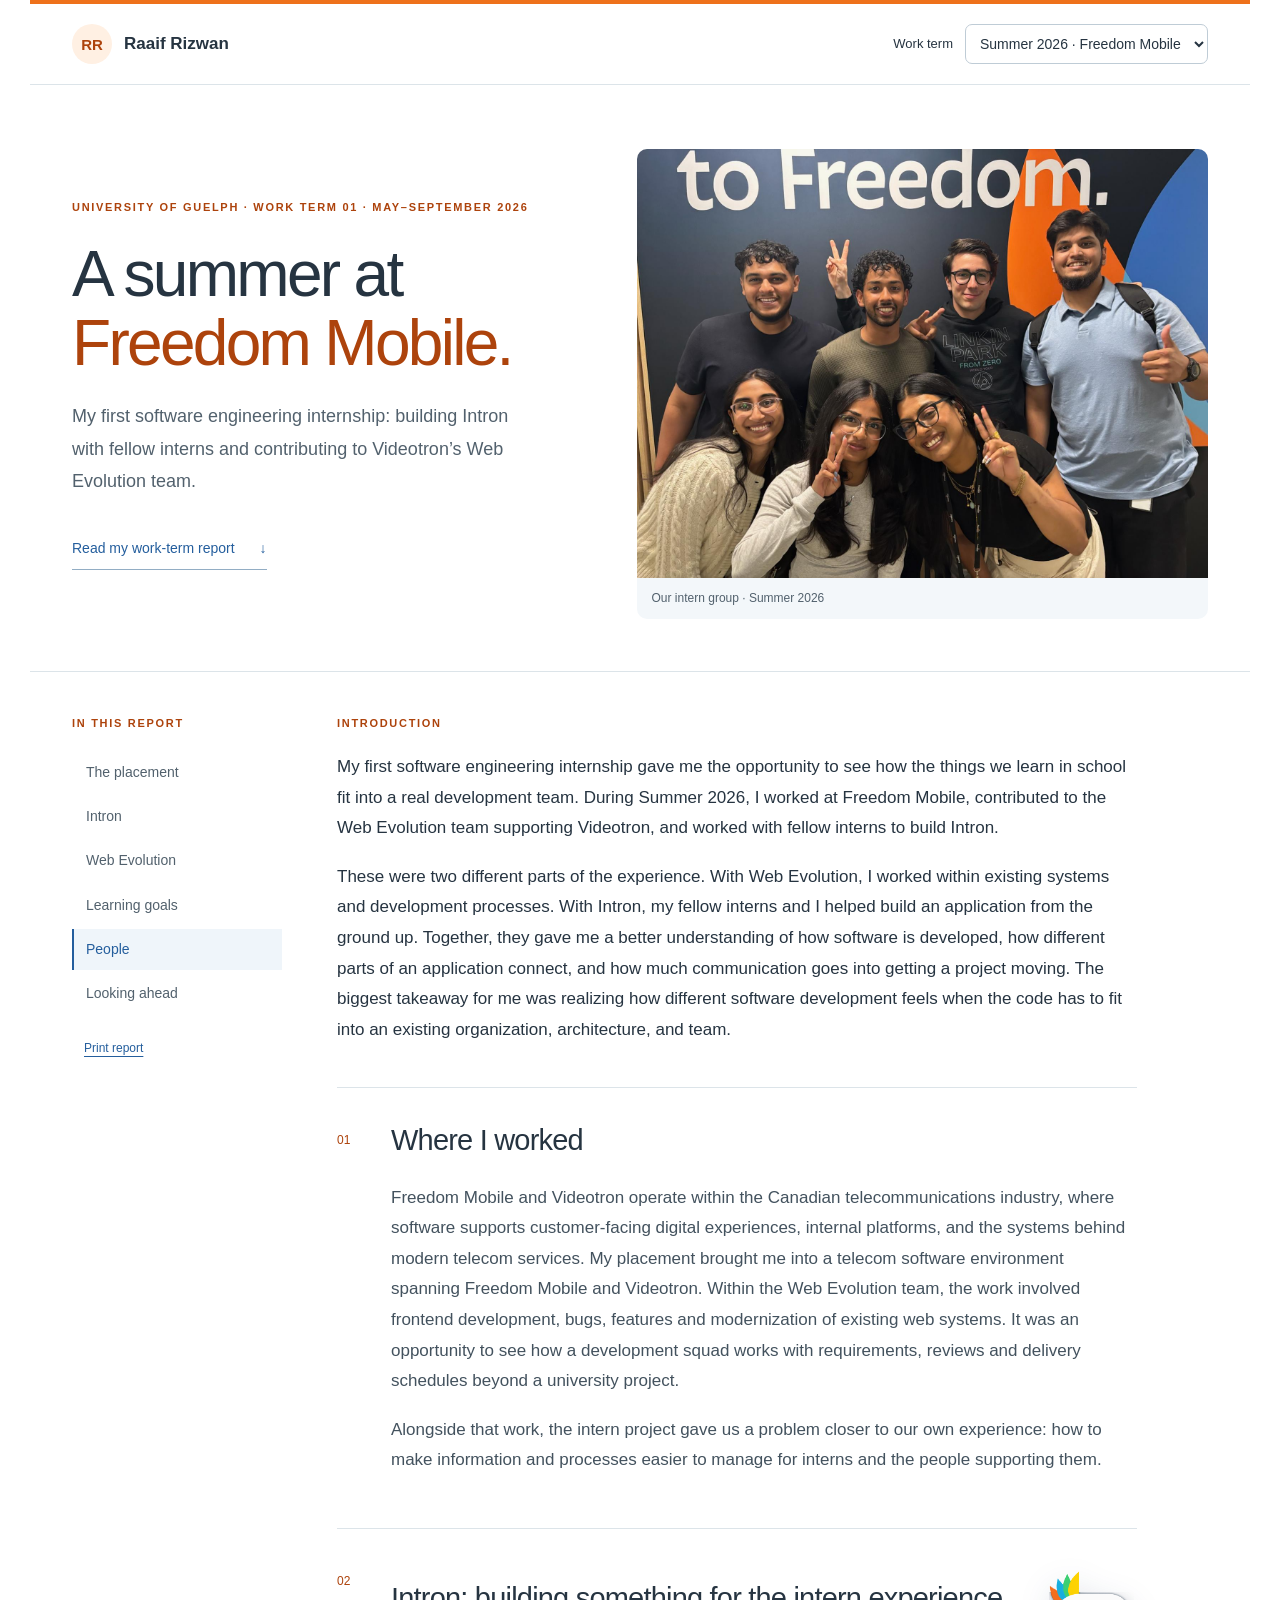
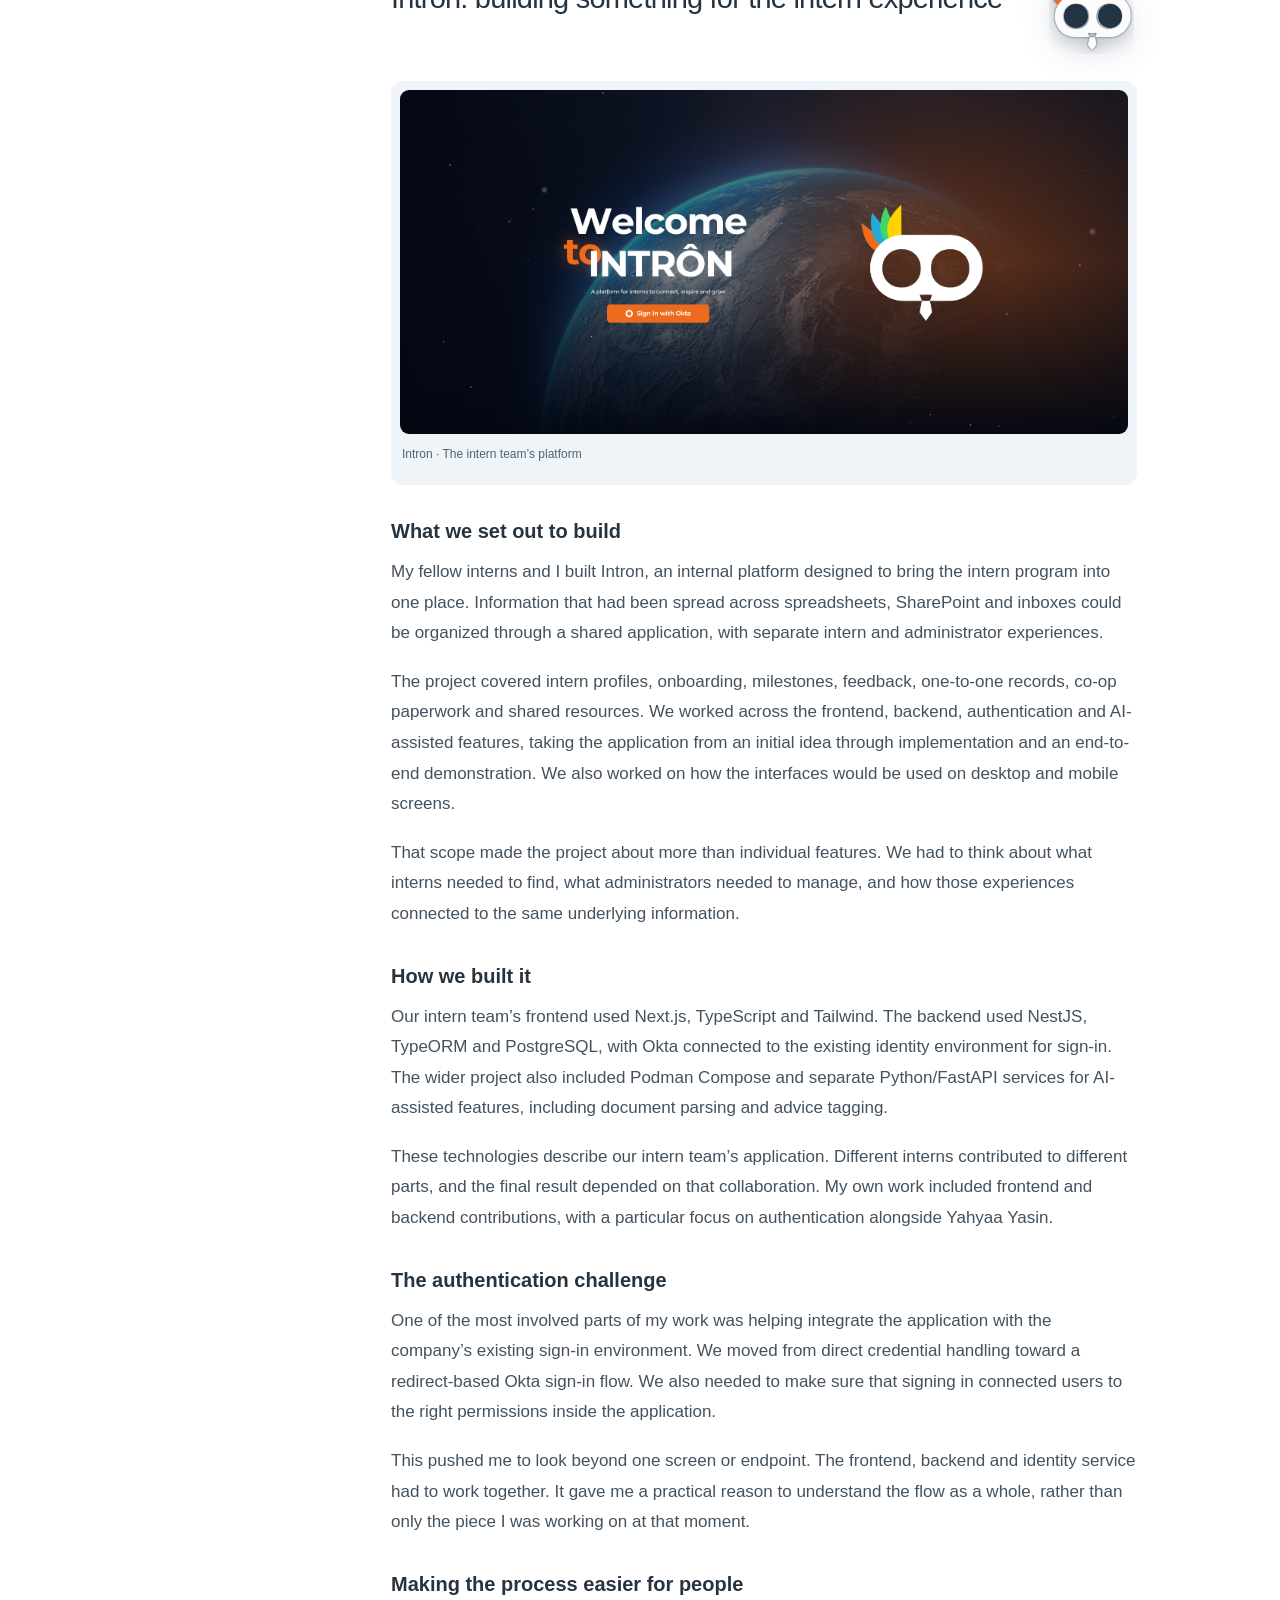
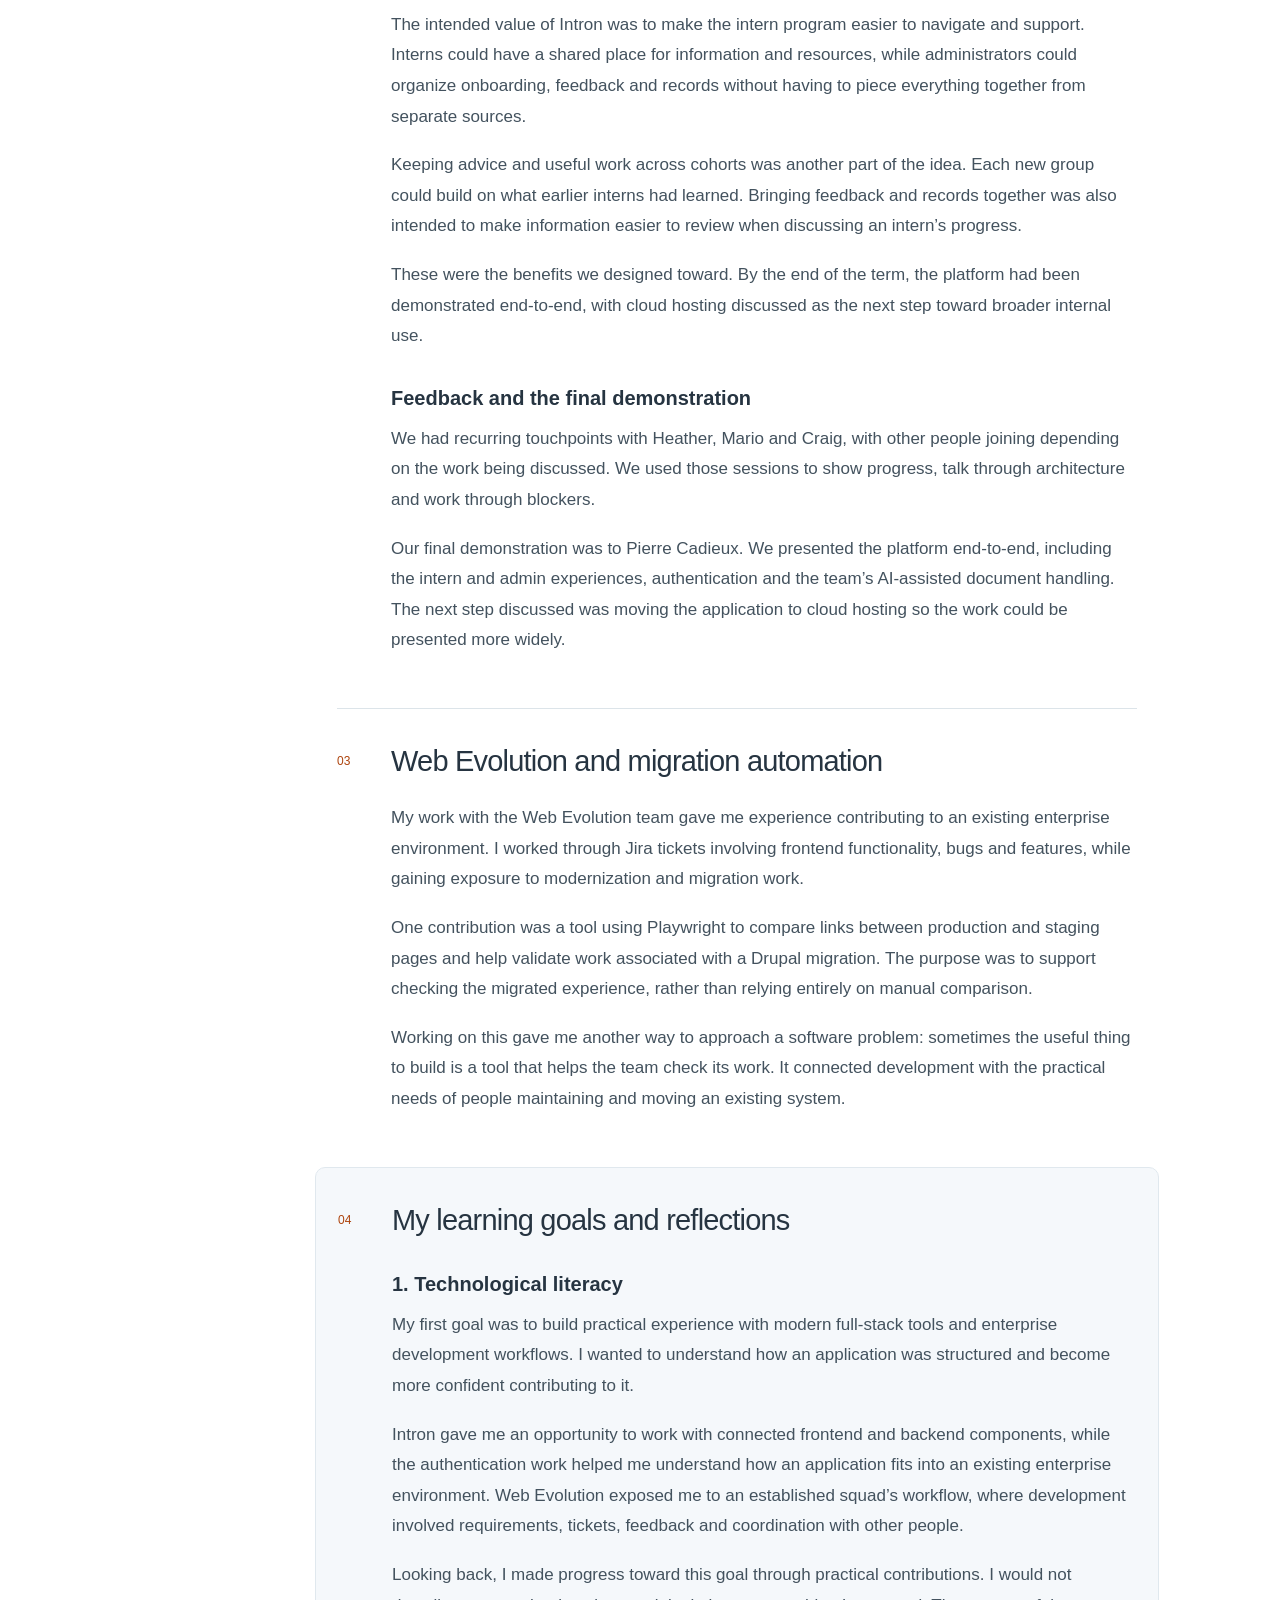
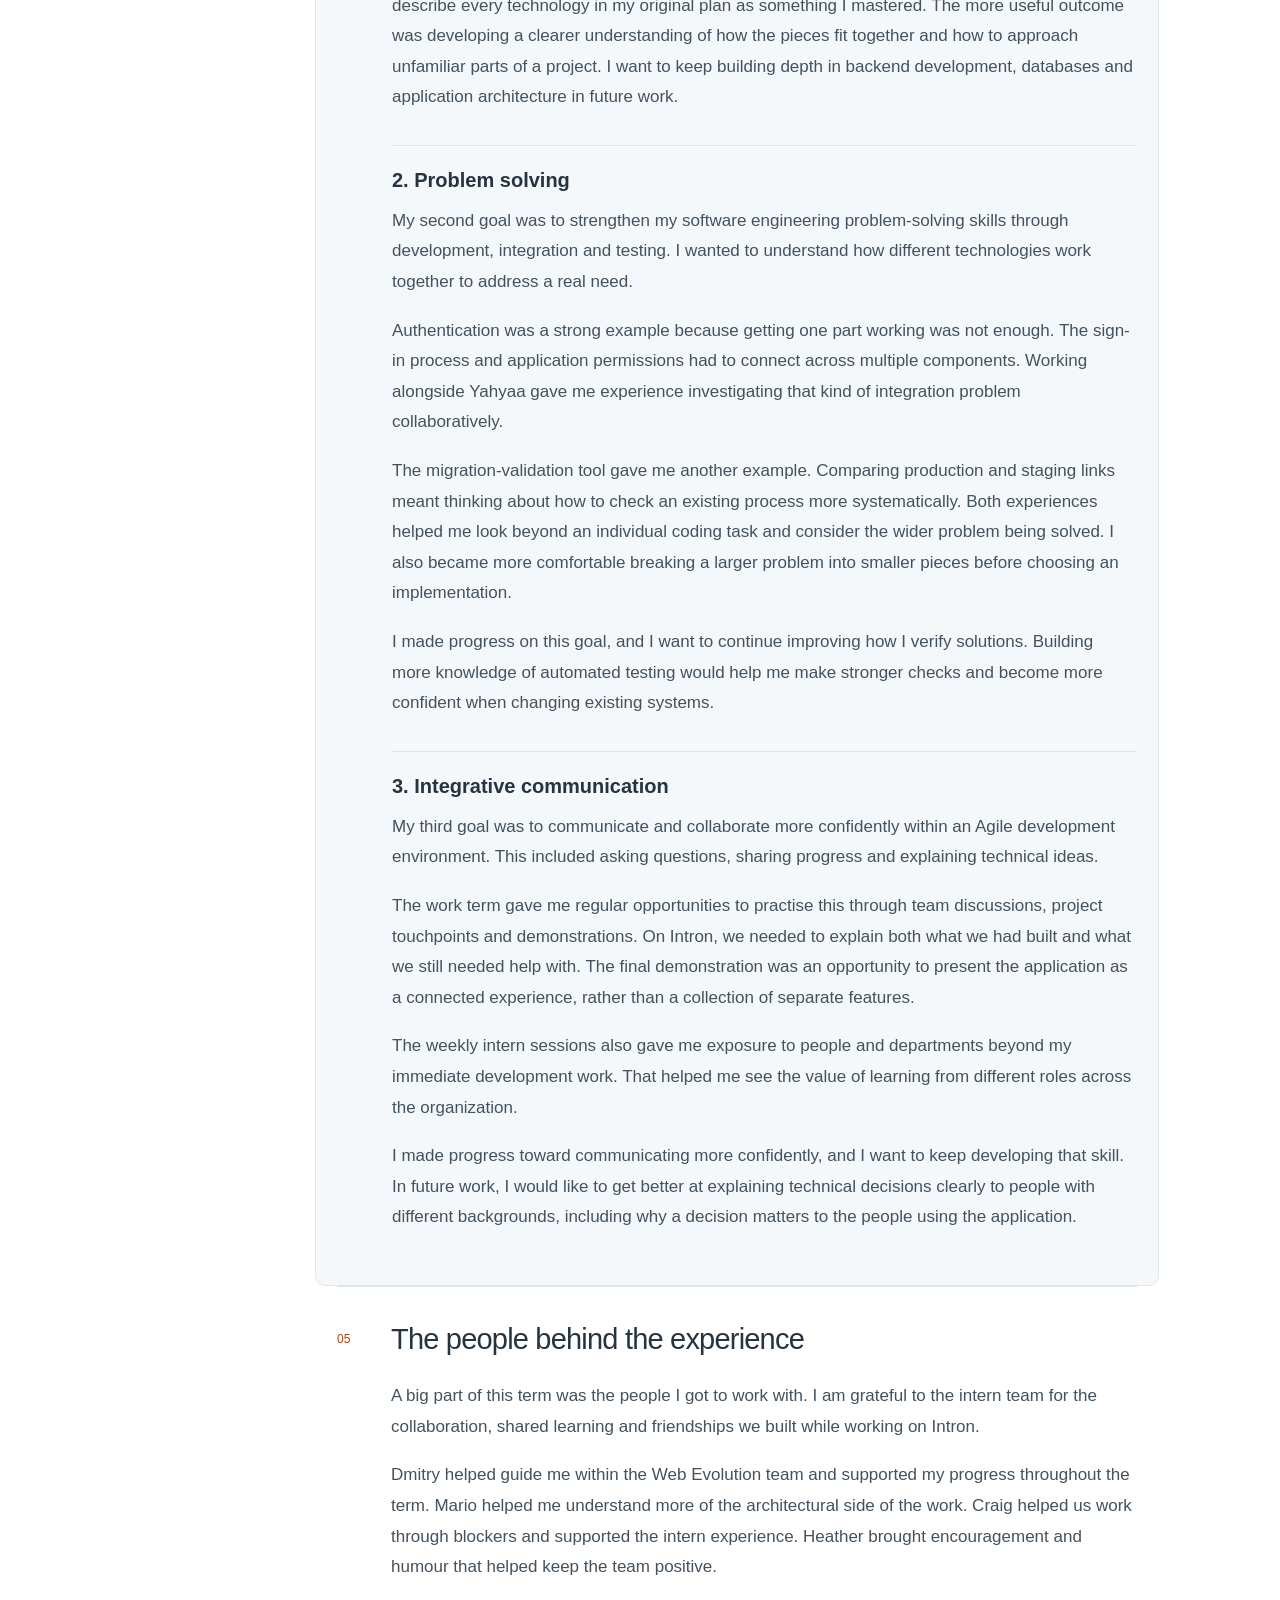
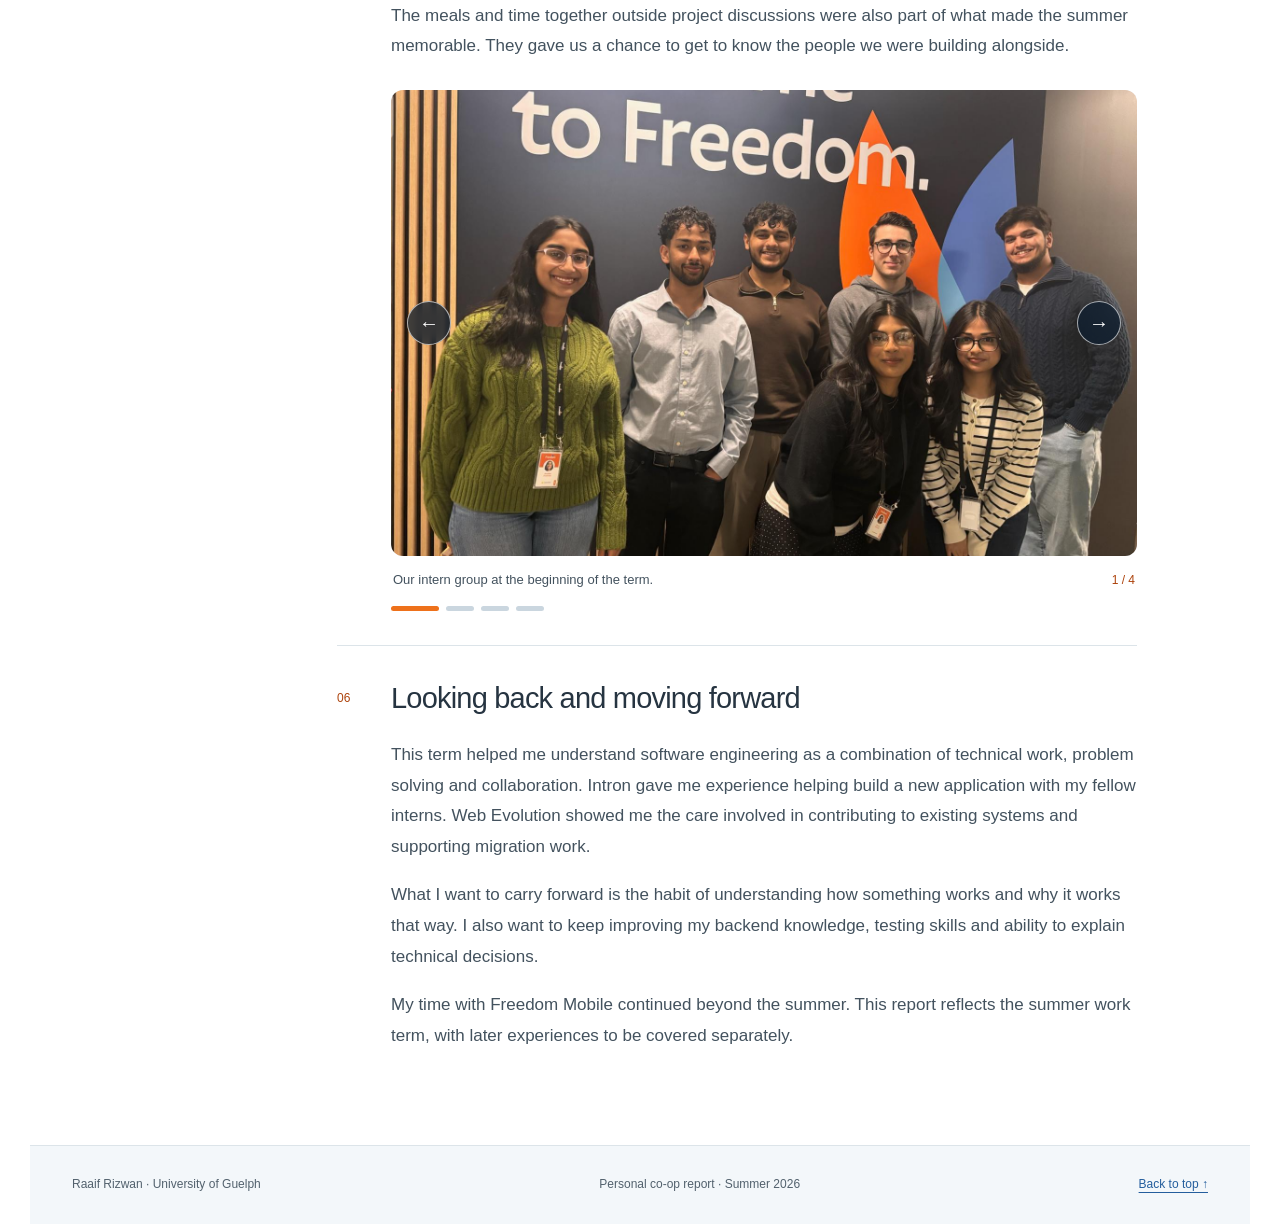
<file: index.html>
<!doctype html><html lang="en"><head><meta charset="utf-8"><meta name="viewport" content="width=device-width, initial-scale=1"><meta name="description" content="Raaif Rizwan’s Summer 2026 University of Guelph co-op work-term report at Freedom Mobile."><title>Summer 2026 · Raaif Rizwan</title><link rel="icon" href="assets/favicon.svg" type="image/svg+xml"><link rel="stylesheet" href="styles.css?v=6"><script src="report.js?v=6" defer></script></head><body><a class="skip" href="#report">Skip to report</a><div class="reading-progress" aria-hidden="true"><span></span></div><header><a class="brand" href="#top"><span>RR</span>Raaif Rizwan</a><div class="term-control"><label for="term">Work term</label><select id="term"><option value="summer-2026">Summer 2026 · Freedom Mobile</option><option value="fall-2026.html">Fall 2026 · Freedom Mobile</option></select></div></header><main id="top"><section class="hero"><div><p class="eyebrow">University of Guelph · Work term 01 · May–September 2026</p><h1>A summer at<br><span>Freedom Mobile.</span></h1><p class="intro">My first software engineering internship: building Intron with fellow interns and contributing to Videotron’s Web Evolution team.</p><a class="read-link" href="#report">Read my work-term report <span aria-hidden="true">↓</span></a></div><figure><img src="assets/interns-end.png" alt="Our intern group at the Freedom wall at the end of the summer"><figcaption>Our intern group · Summer 2026</figcaption></figure></section><div class="report-layout" id="report"><aside><p class="eyebrow">In this report</p><nav aria-label="Report sections"><a href="#employer">The placement</a><a href="#intron">Intron</a><a href="#web-evolution">Web Evolution</a><a href="#learning">Learning goals</a><a href="#people">People</a><a href="#conclusion">Looking ahead</a></nav><a class="print-link" href="#" id="print-report">Print report</a></aside><div class="report-content"><section id="introduction" class="opening"><p class="eyebrow">Introduction</p><p>My first software engineering internship gave me the opportunity to see how the things we learn in school fit into a real development team. During Summer 2026, I worked at Freedom Mobile, contributed to the Web Evolution team supporting Videotron, and worked with fellow interns to build Intron.</p>
<p>These were two different parts of the experience. With Web Evolution, I worked within existing systems and development processes. With Intron, my fellow interns and I helped build an application from the ground up. Together, they gave me a better understanding of how software is developed, how different parts of an application connect, and how much communication goes into getting a project moving. The biggest takeaway for me was realizing how different software development feels when the code has to fit into an existing organization, architecture, and team.</p></section><section id="employer" class="report-section"><div class="section-number">01</div><div class="section-body"><h2>Where I worked</h2><p>Freedom Mobile and Videotron operate within the Canadian telecommunications industry, where software supports customer-facing digital experiences, internal platforms, and the systems behind modern telecom services. My placement brought me into a telecom software environment spanning Freedom Mobile and Videotron. Within the Web Evolution team, the work involved frontend development, bugs, features and modernization of existing web systems. It was an opportunity to see how a development squad works with requirements, reviews and delivery schedules beyond a university project.</p>
<p>Alongside that work, the intern project gave us a problem closer to our own experience: how to make information and processes easier to manage for interns and the people supporting them.</p></div></section><section id="intron" class="report-section"><div class="section-number">02</div><div class="section-body"><div class="intron-heading"><h2>Intron: building something for the intern experience</h2><div class="owl-mark" aria-hidden="true"><img src="assets/intron-owl.png" alt=""></div></div><figure class="product"><img src="assets/intron-landing.png" alt="Intron landing page with its logo and Okta sign-in button" loading="lazy"><figcaption>Intron · The intern team’s platform</figcaption></figure><h3>What we set out to build</h3>
<p>My fellow interns and I built Intron, an internal platform designed to bring the intern program into one place. Information that had been spread across spreadsheets, SharePoint and inboxes could be organized through a shared application, with separate intern and administrator experiences.</p>
<p>The project covered intern profiles, onboarding, milestones, feedback, one-to-one records, co-op paperwork and shared resources. We worked across the frontend, backend, authentication and AI-assisted features, taking the application from an initial idea through implementation and an end-to-end demonstration. We also worked on how the interfaces would be used on desktop and mobile screens.</p>
<p>That scope made the project about more than individual features. We had to think about what interns needed to find, what administrators needed to manage, and how those experiences connected to the same underlying information.</p>
<h3>How we built it</h3>
<p>Our intern team’s frontend used Next.js, TypeScript and Tailwind. The backend used NestJS, TypeORM and PostgreSQL, with Okta connected to the existing identity environment for sign-in. The wider project also included Podman Compose and separate Python/FastAPI services for AI-assisted features, including document parsing and advice tagging.</p>
<p>These technologies describe our intern team’s application. Different interns contributed to different parts, and the final result depended on that collaboration. My own work included frontend and backend contributions, with a particular focus on authentication alongside Yahyaa Yasin.</p>
<h3>The authentication challenge</h3>
<p>One of the most involved parts of my work was helping integrate the application with the company’s existing sign-in environment. We moved from direct credential handling toward a redirect-based Okta sign-in flow. We also needed to make sure that signing in connected users to the right permissions inside the application.</p>
<p>This pushed me to look beyond one screen or endpoint. The frontend, backend and identity service had to work together. It gave me a practical reason to understand the flow as a whole, rather than only the piece I was working on at that moment.</p>
<h3>Making the process easier for people</h3>
<p>The intended value of Intron was to make the intern program easier to navigate and support. Interns could have a shared place for information and resources, while administrators could organize onboarding, feedback and records without having to piece everything together from separate sources.</p>
<p>Keeping advice and useful work across cohorts was another part of the idea. Each new group could build on what earlier interns had learned. Bringing feedback and records together was also intended to make information easier to review when discussing an intern’s progress.</p>
<p>These were the benefits we designed toward. By the end of the term, the platform had been demonstrated end-to-end, with cloud hosting discussed as the next step toward broader internal use.</p>
<h3>Feedback and the final demonstration</h3>
<p>We had recurring touchpoints with Heather, Mario and Craig, with other people joining depending on the work being discussed. We used those sessions to show progress, talk through architecture and work through blockers.</p>
<p>Our final demonstration was to Pierre Cadieux. We presented the platform end-to-end, including the intern and admin experiences, authentication and the team’s AI-assisted document handling. The next step discussed was moving the application to cloud hosting so the work could be presented more widely.</p></div></section><section id="web-evolution" class="report-section"><div class="section-number">03</div><div class="section-body"><h2>Web Evolution and migration automation</h2><p>My work with the Web Evolution team gave me experience contributing to an existing enterprise environment. I worked through Jira tickets involving frontend functionality, bugs and features, while gaining exposure to modernization and migration work.</p>
<p>One contribution was a tool using Playwright to compare links between production and staging pages and help validate work associated with a Drupal migration. The purpose was to support checking the migrated experience, rather than relying entirely on manual comparison.</p>
<p>Working on this gave me another way to approach a software problem: sometimes the useful thing to build is a tool that helps the team check its work. It connected development with the practical needs of people maintaining and moving an existing system.</p></div></section><section id="learning" class="report-section"><div class="section-number">04</div><div class="section-body"><h2>My learning goals and reflections</h2><h3>1. Technological literacy</h3>
<p>My first goal was to build practical experience with modern full-stack tools and enterprise development workflows. I wanted to understand how an application was structured and become more confident contributing to it.</p>
<p>Intron gave me an opportunity to work with connected frontend and backend components, while the authentication work helped me understand how an application fits into an existing enterprise environment. Web Evolution exposed me to an established squad’s workflow, where development involved requirements, tickets, feedback and coordination with other people.</p>
<p>Looking back, I made progress toward this goal through practical contributions. I would not describe every technology in my original plan as something I mastered. The more useful outcome was developing a clearer understanding of how the pieces fit together and how to approach unfamiliar parts of a project. I want to keep building depth in backend development, databases and application architecture in future work.</p>
<h3>2. Problem solving</h3>
<p>My second goal was to strengthen my software engineering problem-solving skills through development, integration and testing. I wanted to understand how different technologies work together to address a real need.</p>
<p>Authentication was a strong example because getting one part working was not enough. The sign-in process and application permissions had to connect across multiple components. Working alongside Yahyaa gave me experience investigating that kind of integration problem collaboratively.</p>
<p>The migration-validation tool gave me another example. Comparing production and staging links meant thinking about how to check an existing process more systematically. Both experiences helped me look beyond an individual coding task and consider the wider problem being solved. I also became more comfortable breaking a larger problem into smaller pieces before choosing an implementation.</p>
<p>I made progress on this goal, and I want to continue improving how I verify solutions. Building more knowledge of automated testing would help me make stronger checks and become more confident when changing existing systems.</p>
<h3>3. Integrative communication</h3>
<p>My third goal was to communicate and collaborate more confidently within an Agile development environment. This included asking questions, sharing progress and explaining technical ideas.</p>
<p>The work term gave me regular opportunities to practise this through team discussions, project touchpoints and demonstrations. On Intron, we needed to explain both what we had built and what we still needed help with. The final demonstration was an opportunity to present the application as a connected experience, rather than a collection of separate features.</p>
<p>The weekly intern sessions also gave me exposure to people and departments beyond my immediate development work. That helped me see the value of learning from different roles across the organization.</p>
<p>I made progress toward communicating more confidently, and I want to keep developing that skill. In future work, I would like to get better at explaining technical decisions clearly to people with different backgrounds, including why a decision matters to the people using the application.</p></div></section><section id="people" class="report-section"><div class="section-number">05</div><div class="section-body"><h2>The people behind the experience</h2><p>A big part of this term was the people I got to work with. I am grateful to the intern team for the collaboration, shared learning and friendships we built while working on Intron.</p>
<p>Dmitry helped guide me within the Web Evolution team and supported my progress throughout the term. Mario helped me understand more of the architectural side of the work. Craig helped us work through blockers and supported the intern experience. Heather brought encouragement and humour that helped keep the team positive.</p>
<p>The meals and time together outside project discussions were also part of what made the summer memorable. They gave us a chance to get to know the people we were building alongside.</p><div class="photo-tabs" aria-label="Intern group photographs"><button type="button" data-photo="start" aria-pressed="true">Beginning of the term</button><button type="button" data-photo="end" aria-pressed="false">End of the term</button></div><figure><img id="moment-photo" src="assets/interns-start.png" alt="Fellow interns at the Freedom wall at the beginning of the term" loading="lazy"><figcaption id="moment-caption" aria-live="polite">Our intern group at the beginning of the term.</figcaption></figure><div class="photo-pair"><figure><img src="assets/intern-meal.png" alt="Fellow interns sharing a meal" loading="lazy"><figcaption>A meal with fellow interns.</figcaption></figure><figure><img src="assets/team-meal.png" alt="Interns and the wider team gathered around a restaurant table" loading="lazy"><figcaption>Time together with the wider team.</figcaption></figure></div></div></section><section id="conclusion" class="report-section"><div class="section-number">06</div><div class="section-body"><h2>Looking back and moving forward</h2><p>This term helped me understand software engineering as a combination of technical work, problem solving and collaboration. Intron gave me experience helping build a new application with my fellow interns. Web Evolution showed me the care involved in contributing to existing systems and supporting migration work.</p>
<p>What I want to carry forward is the habit of understanding how something works and why it works that way. I also want to keep improving my backend knowledge, testing skills and ability to explain technical decisions.</p>
<p>My time with Freedom Mobile continued beyond the summer. This report reflects the summer work term, with later experiences to be covered separately.</p></div></section></div></div></main><footer><span>Raaif Rizwan · University of Guelph</span><span>Personal co-op report · Summer 2026</span><a href="#top">Back to top ↑</a></footer></body></html>
</file>
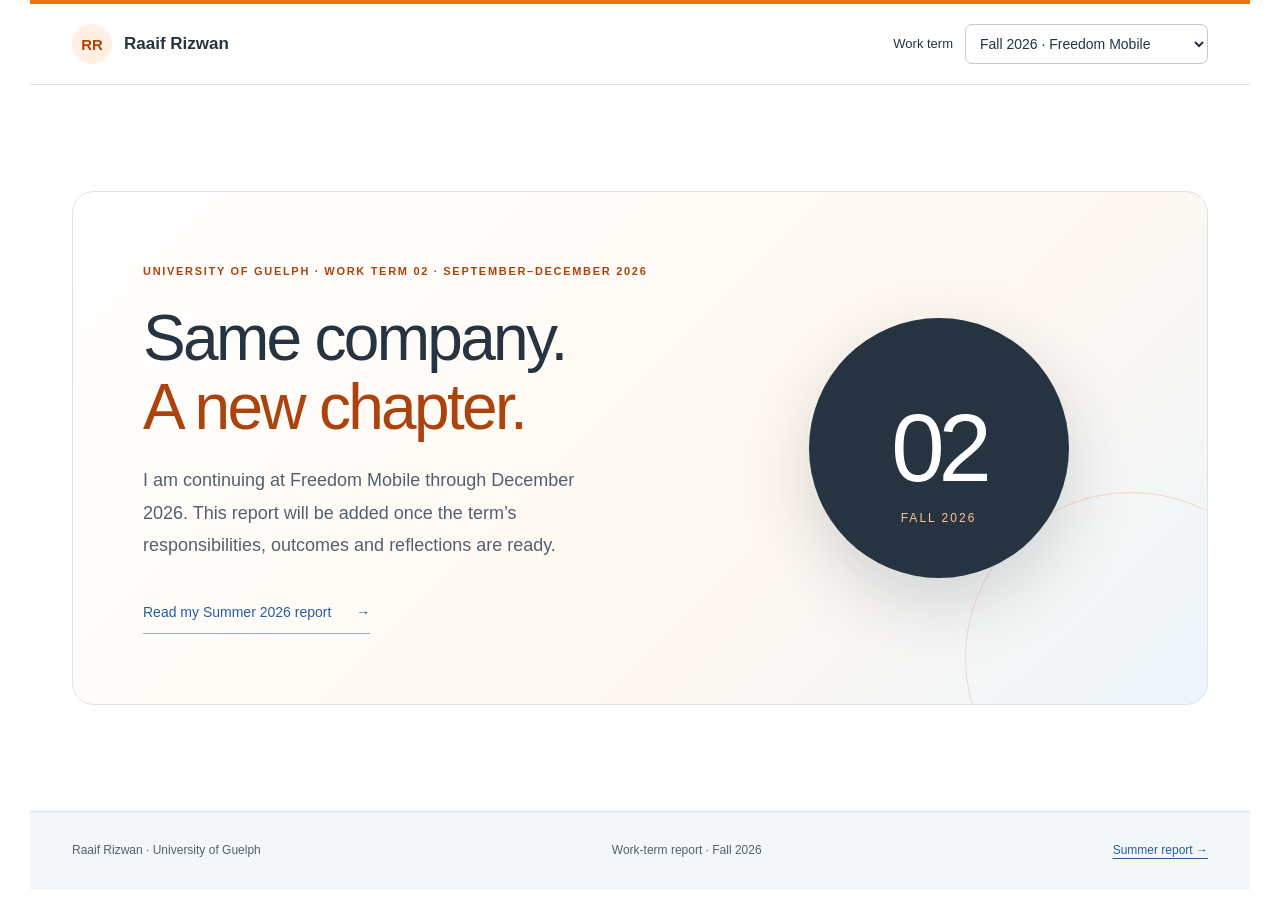
<file: fall-2026.html>
<!doctype html>
<html lang="en">
<head>
 <meta charset="utf-8">
 <meta name="viewport" content="width=device-width, initial-scale=1">
 <meta name="description" content="Raaif Rizwan’s Fall 2026 University of Guelph co-op work-term report at Freedom Mobile is coming soon.">
 <title>Fall 2026 · Raaif Rizwan</title>
 <link rel="icon" href="assets/favicon.svg" type="image/svg+xml">
 <link rel="stylesheet" href="styles.css?v=6">
</head>
<body>
 <header><a class="brand" href="index.html"><span>RR</span>Raaif Rizwan</a><div class="term-control"><label for="term">Work term</label><select id="term"><option value="index.html">Summer 2026 · Freedom Mobile</option><option value="fall-2026.html" selected>Fall 2026 · Freedom Mobile</option></select></div></header>
 <main class="term-placeholder"><section class="term-placeholder-card"><div><p class="eyebrow">University of Guelph · Work term 02 · September–December 2026</p><h1>Same company.<br><span>A new chapter.</span></h1><p class="intro">I am continuing at Freedom Mobile through December 2026. This report will be added once the term’s responsibilities, outcomes and reflections are ready.</p><a class="read-link" href="index.html">Read my Summer 2026 report <span aria-hidden="true">→</span></a></div><div class="term-number" aria-hidden="true"><span>02</span><small>Fall 2026</small></div></section></main>
 <footer><span>Raaif Rizwan · University of Guelph</span><span>Work-term report · Fall 2026</span><a href="index.html">Summer report →</a></footer>
 <script>document.getElementById('term').addEventListener('change',event=>{window.location.href=event.target.value;});</script>
</body>
</html>
</file>
<file: styles.css>
:root{--accent:#ad430c;--bright:#ee711b;--blue:#245e9d;--ink:#263441;--muted:#52616d;--line:#dce4e9;--paper:#fff;--wash:#f3f7fa;color-scheme:light;font:17px/1.8 Arial,sans-serif}*{box-sizing:border-box}html{scroll-behavior:smooth;scroll-padding-top:28px}body{margin:0;background:var(--paper);color:var(--ink)}a{color:var(--blue);text-underline-offset:4px}button,select{font:inherit}button,a,select{-webkit-tap-highlight-color:transparent}:focus-visible{outline:3px solid var(--blue);outline-offset:4px}.skip{position:absolute;top:-100px;left:20px;background:white;padding:12px;z-index:5}.skip:focus{top:10px}.review-note{text-align:center;background:#fff2df;color:#754312;font-size:12px;padding:6px 18px}header{max-width:1220px;margin:auto;border-top:4px solid var(--bright);border-bottom:1px solid var(--line);display:flex;justify-content:space-between;align-items:center;gap:20px;padding:20px 42px}.brand{display:flex;gap:12px;align-items:center;text-decoration:none;color:var(--ink);font-weight:600}.brand span{display:grid;place-items:center;background:#fff0e3;color:var(--accent);width:40px;height:40px;border-radius:50%;font-size:15px}.term-control{display:flex;align-items:center;gap:12px;font-size:13px}.term-control select{font-size:14px;max-width:100%;padding:10px;border:1px solid #bfccd6;border-radius:7px;background:#fff;color:var(--ink)}main{max-width:1220px;margin:auto}.hero{padding:64px 42px 52px;display:grid;grid-template-columns:1fr 1.1fr;align-items:center;gap:45px}.eyebrow{font-size:11px;letter-spacing:1.7px;text-transform:uppercase;color:var(--accent);font-weight:600}h1{font-size:clamp(42px,5vw,65px);letter-spacing:-2.7px;line-height:1.08;font-weight:500;margin:22px 0}h1 span{color:var(--accent)}.intro{font-size:18px;color:var(--muted);max-width:440px}.read-link{display:inline-flex;gap:25px;text-decoration:none;border-bottom:1px solid #92adc4;padding:8px 0;font-size:14px;margin-top:12px}figure{margin:24px 0}img{width:100%;height:auto;display:block;border-radius:9px}.hero figure{background:var(--wash);border-radius:10px;margin:0}.hero img{border-radius:10px 10px 0 0}figcaption{font-size:12px;color:var(--muted);padding:10px 2px}.hero figcaption{padding:10px 15px}.report-layout{border-top:1px solid var(--line);display:grid;grid-template-columns:210px minmax(0,1fr);gap:55px;padding:42px}aside{align-self:start;position:sticky;top:24px}nav{display:grid;gap:3px}nav a{padding:8px 12px;text-decoration:none;color:#52616d;border-left:2px solid transparent;font-size:14px}nav a:hover,nav a[aria-current]{color:var(--blue);background:#eff5fa;border-color:var(--blue)}.print-link{display:inline-block;margin:24px 12px;font-size:12px}.report-content{max-width:800px}.opening{padding-bottom:24px}.report-section{border-top:1px solid var(--line);padding:34px 0;display:grid;grid-template-columns:36px minmax(0,1fr);gap:18px}.section-number{color:var(--accent);font-size:12px;padding-top:8px}h2{font-size:29px;line-height:1.25;letter-spacing:-.8px;margin:0 0 24px;font-weight:500}h3{font-size:20px;line-height:1.4;margin:32px 0 12px;font-weight:600}p{margin:0 0 18px}.section-body p{color:#43525e}#learning{background:#f5f8fb;margin:0 -22px;padding:34px 22px;border-radius:10px;border:1px solid #e0e8ee}#learning h3{padding-top:20px;border-top:1px solid #dbe4eb}#learning h3:first-of-type{border:0;padding:0}.product{background:#eff4f8;padding:9px;border-radius:12px}.photo-tabs{display:flex;gap:8px;flex-wrap:wrap;margin:28px 0 10px}.photo-tabs button{padding:9px 14px;border-radius:6px;border:1px solid #b6c7d5;background:#fff;color:var(--blue);font-size:13px;min-height:44px;cursor:pointer}.photo-tabs button[aria-pressed=true]{background:var(--blue);color:#fff}.photo-pair{display:grid;grid-template-columns:1fr 1fr;gap:18px}.photo-pair img{aspect-ratio:4/3;object-fit:cover}footer{max-width:1220px;margin:auto;background:var(--wash);border-top:1px solid var(--line);display:flex;justify-content:space-between;gap:18px;flex-wrap:wrap;padding:28px 42px;color:var(--muted);font-size:12px}@media(max-width:850px){.report-layout{grid-template-columns:1fr;gap:20px}aside{position:static}nav{display:flex;flex-wrap:wrap}nav a{border-left:0;border-bottom:2px solid transparent}.print-link{margin:10px 12px}.hero{gap:25px}header{flex-wrap:wrap}}@media(max-width:600px){header,.hero,.report-layout,footer{padding-left:22px;padding-right:22px}.hero{grid-template-columns:1fr;padding-top:32px}.term-control{flex-wrap:wrap;gap:5px;width:100%}.term-control select{width:100%;font-size:16px}.report-section{grid-template-columns:1fr;gap:6px}.photo-pair{grid-template-columns:1fr}h1{font-size:46px}h2{font-size:26px}#learning{margin:0 -8px;padding:24px 8px}}@media(prefers-reduced-motion:reduce){html{scroll-behavior:auto}}@media print{.review-note,aside,.read-link,.photo-tabs,.term-control,.skip{display:none!important}.hero{padding:20px 0;grid-template-columns:1fr 1fr}.report-layout{display:block;padding:0}header,footer{padding:12px 0}.report-content{max-width:none}.report-section{break-inside:auto}h2,h3{break-after:avoid}figure{break-inside:avoid}body{font-size:11pt}#learning{background:none;border:0}a{color:inherit;text-decoration:none}}
/* Motion supports reading; content remains visible without JavaScript. */
.reading-progress{position:fixed;top:0;left:0;right:0;height:3px;z-index:10;background:transparent;pointer-events:none}.reading-progress span{display:block;height:100%;background:var(--bright);transform-origin:left;transform:scaleX(0)}
.intron-heading{display:flex;align-items:center;gap:20px}.intron-heading h2{flex:1}.owl-mark{width:82px;height:82px;flex:0 0 82px;filter:drop-shadow(0 10px 16px rgba(13,38,76,.16))}.owl-mark img{width:100%;height:100%;object-fit:contain}
@keyframes section-arrive{from{opacity:.55;transform:translateY(18px)}to{opacity:1;transform:none}}
@keyframes owl-arrive{0%{opacity:0;transform:translate(90px,-25px) rotate(14deg)}60%{opacity:1;transform:translate(-5px,3px) rotate(-6deg)}100%{opacity:1;transform:none}}
@media(prefers-reduced-motion:no-preference){.report-section.just-arrived{animation:section-arrive .55s ease-out both}.owl-mark.owl-arrived{animation:owl-arrive 1s cubic-bezier(.2,.7,.3,1) both}}
@media print{.reading-progress{display:none}.owl-mark{display:none}.report-section.just-arrived{animation:none}}
/* Four-stage Intron reveal, placed in the report section rather than page load. */
:root{--owl-entry:.7s;--owl-face:.52s;--owl-crest:.5s;--owl-ease:cubic-bezier(.16,1,.3,1)}
.owl-mark{position:relative;width:94px;height:94px;flex:0 0 94px;overflow:visible;filter:drop-shadow(0 10px 16px rgba(13,38,76,.14))}
.owl-piece{position:absolute;inset:0;width:100%;height:100%;object-fit:contain;border-radius:0;opacity:0}
.owl-orange{clip-path:polygon(4% 22%,27% 18%,31% 49%,15% 55%,4% 42%);transform-origin:25% 48%}
.owl-yellow{clip-path:polygon(27% 4%,43% 3%,42% 39%,29% 42%,26% 23%);transform-origin:35% 39%}
.owl-face-piece{clip-path:polygon(7% 31%,96% 31%,96% 96%,7% 96%);transform-origin:52% 58%}
.owl-blue{clip-path:polygon(12% 10%,32% 9%,35% 42%,23% 46%,12% 31%);transform-origin:29% 43%}
.owl-green{clip-path:polygon(20% 6%,38% 5%,39% 41%,28% 44%,20% 23%);transform-origin:34% 42%}
@media(prefers-reduced-motion:no-preference){.owl-mark.owl-arrived .owl-orange{animation:owl-feather-left var(--owl-entry) var(--owl-ease) both}.owl-mark.owl-arrived .owl-yellow{animation:owl-feather-top var(--owl-entry) var(--owl-ease) both}.owl-mark.owl-arrived .owl-face-piece{animation:owl-face-open var(--owl-face) var(--owl-ease) .68s both}.owl-mark.owl-arrived .owl-blue{animation:owl-crest-left var(--owl-crest) var(--owl-ease) 1.14s both}.owl-mark.owl-arrived .owl-green{animation:owl-crest-right var(--owl-crest) var(--owl-ease) 1.22s both}}
@keyframes owl-feather-left{0%{opacity:0;transform:translate(-150px,58px) rotate(-58deg) scale(.55)}72%{opacity:1;transform:translate(5px,-2px) rotate(7deg) scale(1.04)}100%{opacity:1;transform:none}}
@keyframes owl-feather-top{0%{opacity:0;transform:translate(120px,-120px) rotate(66deg) scale(.55)}72%{opacity:1;transform:translate(-5px,4px) rotate(-8deg) scale(1.04)}100%{opacity:1;transform:none}}
@keyframes owl-face-open{0%{opacity:0;transform:scale(.18,.06)}58%{opacity:1;transform:scale(1.055,.94)}100%{opacity:1;transform:scale(1)}}
@keyframes owl-crest-left{0%{opacity:0;transform:rotate(28deg) scale(.2);filter:blur(3px)}100%{opacity:1;transform:none;filter:blur(0)}}
@keyframes owl-crest-right{0%{opacity:0;transform:rotate(-24deg) scale(.2);filter:blur(3px)}100%{opacity:1;transform:none;filter:blur(0)}}
@media(prefers-reduced-motion:reduce){.owl-piece{opacity:1}}
/* Compact, keyboard-friendly gallery for the people section. */
.photo-carousel{margin-top:28px;outline:none}
.carousel-frame{position:relative;overflow:hidden;border-radius:12px;background:#eef3f7;aspect-ratio:16/10}
.carousel-image{width:100%;height:100%;object-fit:cover;border-radius:0;opacity:1;transform:scale(1);transition:opacity .15s ease,transform .32s var(--owl-ease)}
.carousel-image.is-changing{opacity:.2;transform:scale(1.015)}
.carousel-arrow{position:absolute;top:50%;translate:0 -50%;display:grid;place-items:center;width:44px;height:44px;border:1px solid rgba(255,255,255,.62);border-radius:50%;background:rgba(12,29,46,.72);color:#fff;font-size:20px;cursor:pointer;backdrop-filter:blur(8px);transition:background .2s ease,transform .2s ease}
.carousel-arrow:hover{background:rgba(173,67,12,.9);transform:scale(1.06)}
.carousel-prev{left:16px}.carousel-next{right:16px}
.carousel-meta{display:flex;justify-content:space-between;gap:24px;align-items:baseline;padding:12px 2px 2px}
.carousel-caption{margin:0;color:var(--muted);font-size:13px}.carousel-count{color:var(--accent);font-size:12px;font-variant-numeric:tabular-nums;white-space:nowrap}
.carousel-dots{display:flex;gap:7px;margin-top:12px}
.carousel-dots button{width:28px;height:5px;padding:0;border:0;border-radius:999px;background:#cad6df;cursor:pointer;transition:width .2s ease,background .2s ease}
.carousel-dots button[aria-current=true]{width:48px;background:var(--bright)}
@media(max-width:600px){.carousel-frame{aspect-ratio:4/3}.carousel-arrow{width:40px;height:40px}.carousel-prev{left:10px}.carousel-next{right:10px}}
@media print{.carousel-arrow,.carousel-dots{display:none}.carousel-frame{aspect-ratio:auto}.carousel-image{height:auto}.carousel-count{display:none}}


/* Small high-contrast mascot finish: transparent, readable, and used only in the Intron section. */
.owl-mark::after{content:"";position:absolute;inset:12px;border:1px solid rgba(238,113,27,.38);border-radius:50%;opacity:0;z-index:0}
.owl-eye{position:absolute;top:44%;width:25%;aspect-ratio:1;border-radius:50%;background:#243746;opacity:0;z-index:1;transform-origin:center}
.owl-eye-left{left:22%}.owl-eye-right{left:59%}
.owl-face-piece{z-index:2;filter:drop-shadow(0 0 1px rgba(20,43,62,.8)) drop-shadow(0 5px 8px rgba(20,43,62,.24))}
@media(prefers-reduced-motion:no-preference){.owl-mark.owl-arrived .owl-eye{animation:owl-eye-open 1.25s var(--owl-ease) .68s both}.owl-mark.owl-arrived::after{animation:owl-signal .82s var(--owl-ease) 1.06s both}}
@keyframes owl-eye-open{0%{opacity:0;transform:scale(.2,.05)}34%{opacity:1;transform:scale(1,.16)}58%{transform:scale(1)}72%{transform:scale(1,.12)}88%,100%{opacity:1;transform:scale(1)}}
@keyframes owl-signal{0%{opacity:0;transform:scale(.5)}42%{opacity:.65}100%{opacity:0;transform:scale(1.48)}}
@media(prefers-reduced-motion:reduce){.owl-eye{opacity:1}}


/* Reusable placeholder for a work term that is still in progress. */
.term-placeholder{min-height:calc(100vh - 174px);display:grid;align-items:center;padding:70px 42px}
.term-placeholder-card{position:relative;overflow:hidden;display:grid;grid-template-columns:minmax(0,1.15fr) minmax(260px,.85fr);align-items:center;gap:60px;padding:70px;border:1px solid var(--line);border-radius:22px;background:linear-gradient(135deg,#fff 0%,#fff8f1 62%,#edf5fb 100%)}
.term-placeholder-card::before{content:"";position:absolute;right:-90px;bottom:-120px;width:330px;aspect-ratio:1;border:1px solid rgba(238,113,27,.22);border-radius:50%}
.term-number{position:relative;display:grid;place-items:center;justify-self:center;width:260px;aspect-ratio:1;border-radius:50%;background:#263441;color:#fff;box-shadow:0 24px 70px rgba(20,43,62,.18)}
.term-number span{font-size:96px;line-height:1;font-weight:500;letter-spacing:-6px}.term-number small{position:absolute;bottom:48px;color:#ffc39b;font-size:12px;letter-spacing:2px;text-transform:uppercase}
@media(max-width:700px){.term-placeholder{padding:38px 22px}.term-placeholder-card{grid-template-columns:1fr;padding:38px 26px;gap:34px}.term-number{width:190px}.term-number span{font-size:72px}.term-number small{bottom:34px}}
</file>
